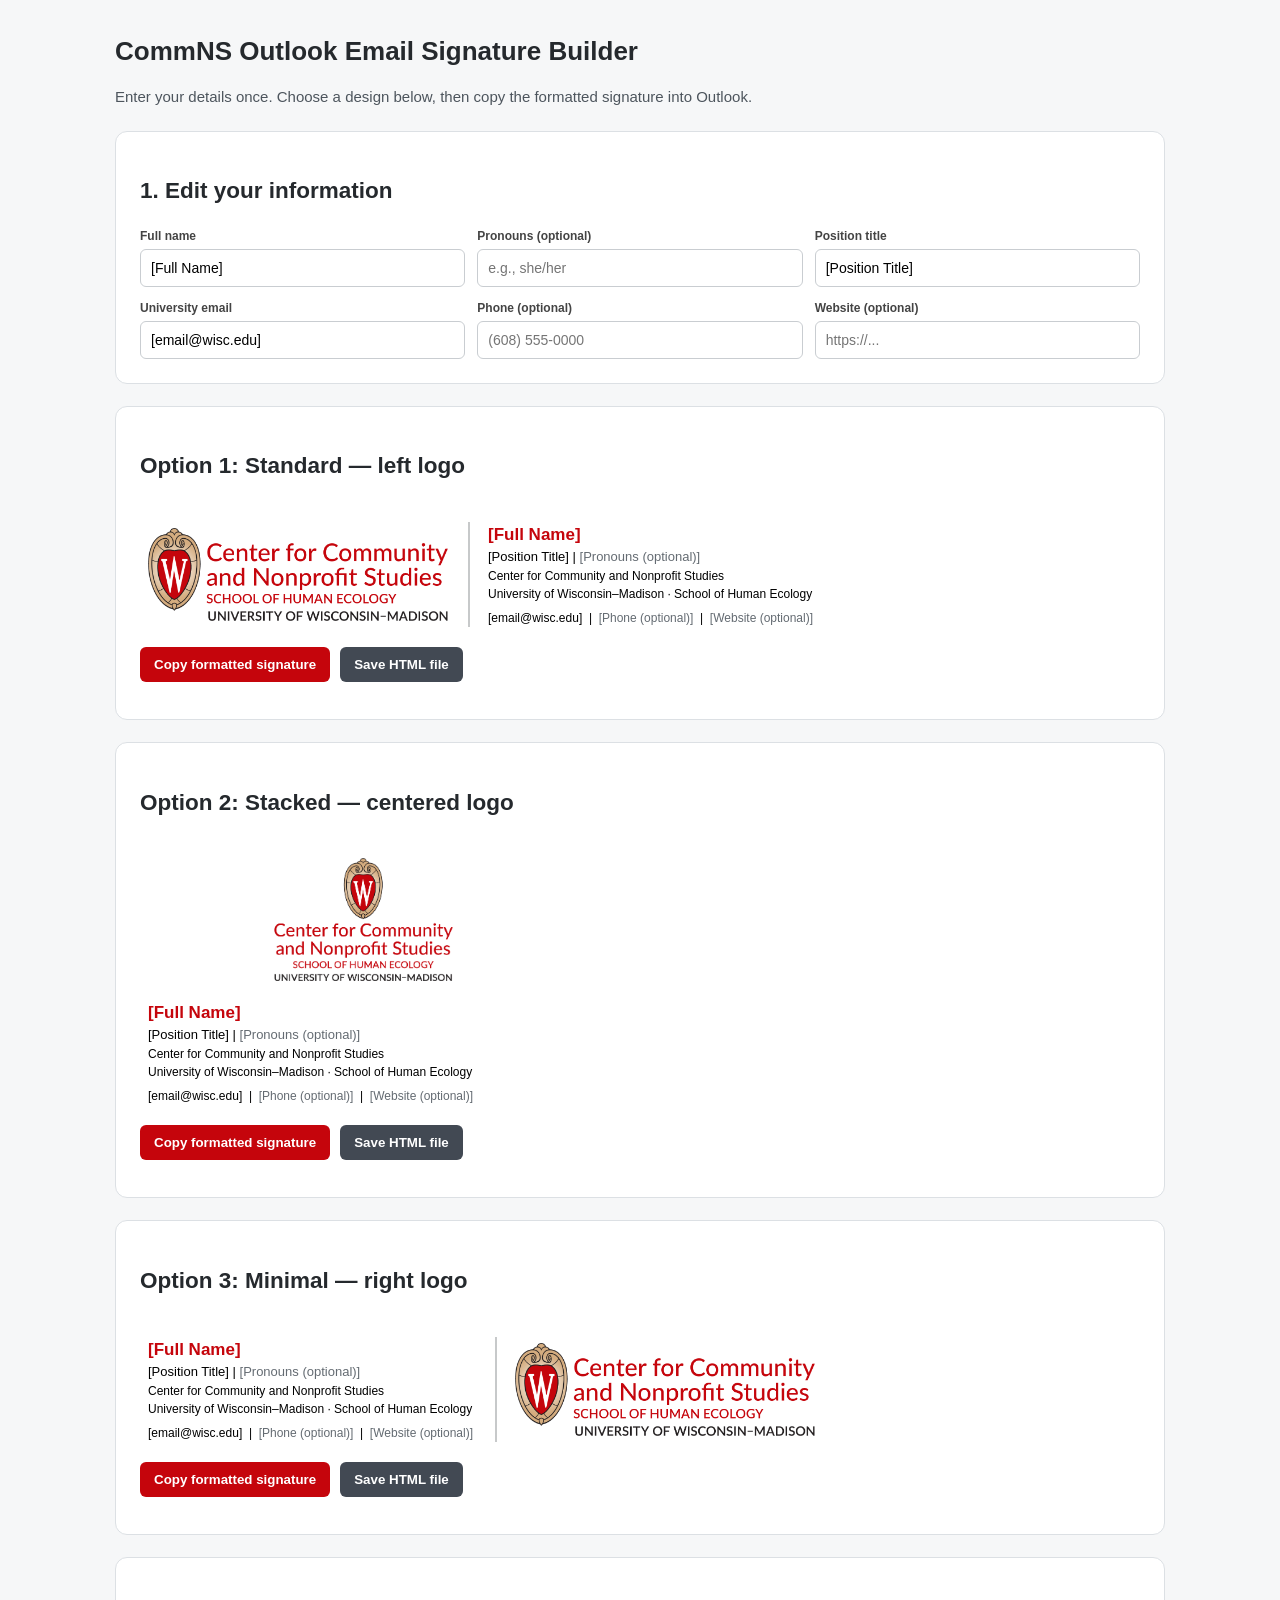
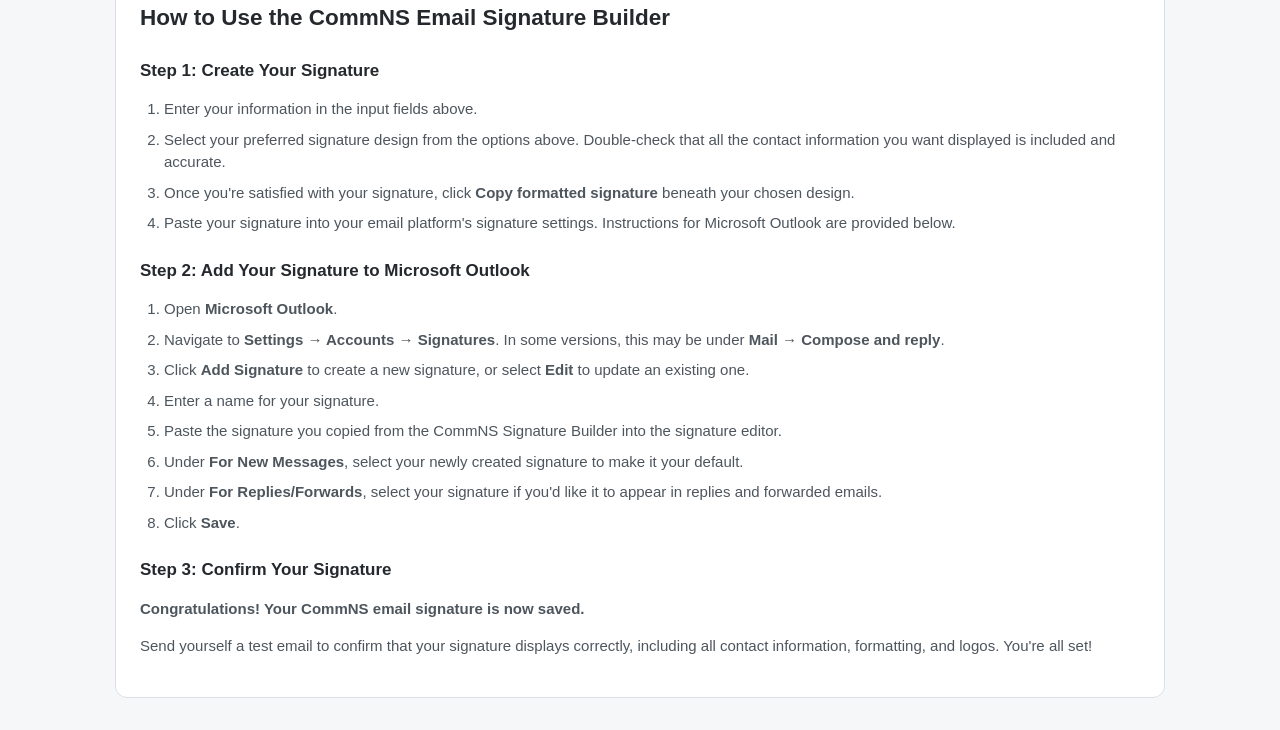
<file: index.html>
<!doctype html><html lang="en"><head><meta charset="utf-8"><meta name="viewport" content="width=device-width, initial-scale=1"><title>CommNS Outlook Signature Builder</title><link rel="stylesheet" href="css/styles.css"></head><body><main><h1>CommNS Outlook Email Signature Builder</h1><p>Enter your details once. Choose a design below, then copy the formatted signature into Outlook.</p><section class="panel"><h2>1. Edit your information</h2><div class="inputs">
<label>Full name<input id="name" value="[Full Name]"></label><label>Pronouns (optional)<input id="pronouns" placeholder="e.g., she/her"></label><label>Position title<input id="title" value="[Position Title]"></label>
<label>University email<input id="email" value="[email@wisc.edu]"></label><label>Phone (optional)<input id="phone" placeholder="(608) 555-0000"></label><label>Website (optional)<input id="website" placeholder="https://..."></label></div></section>
<div id="designs"></div><section class="panel" id="instructions" aria-labelledby="instructions-title">
<h2 id="instructions-title">How to Use the CommNS Email Signature Builder</h2>
<h3>Step 1: Create Your Signature</h3>
<ol>
  <li>Enter your information in the input fields above.</li>
  <li>Select your preferred signature design from the options above. Double-check that all the contact information you want displayed is included and accurate.</li>
  <li>Once you're satisfied with your signature, click <strong>Copy formatted signature</strong> beneath your chosen design.</li>
  <li>Paste your signature into your email platform's signature settings. Instructions for Microsoft Outlook are provided below.</li>
</ol>
<h3>Step 2: Add Your Signature to Microsoft Outlook</h3>
<ol>
  <li>Open <strong>Microsoft Outlook</strong>.</li>
  <li>Navigate to <strong>Settings → Accounts → Signatures</strong>. In some versions, this may be under <strong>Mail → Compose and reply</strong>.</li>
  <li>Click <strong>Add Signature</strong> to create a new signature, or select <strong>Edit</strong> to update an existing one.</li>
  <li>Enter a name for your signature.</li>
  <li>Paste the signature you copied from the CommNS Signature Builder into the signature editor.</li>
  <li>Under <strong>For New Messages</strong>, select your newly created signature to make it your default.</li>
  <li>Under <strong>For Replies/Forwards</strong>, select your signature if you'd like it to appear in replies and forwarded emails.</li>
  <li>Click <strong>Save</strong>.</li>
</ol>
<h3>Step 3: Confirm Your Signature</h3>
<p><strong>Congratulations! Your CommNS email signature is now saved.</strong></p>
<p>Send yourself a test email to confirm that your signature displays correctly, including all contact information, formatting, and logos. You're all set!</p>
</section></main><script src="js/script.js?v=20261026-5" defer></script></body></html>
</file>
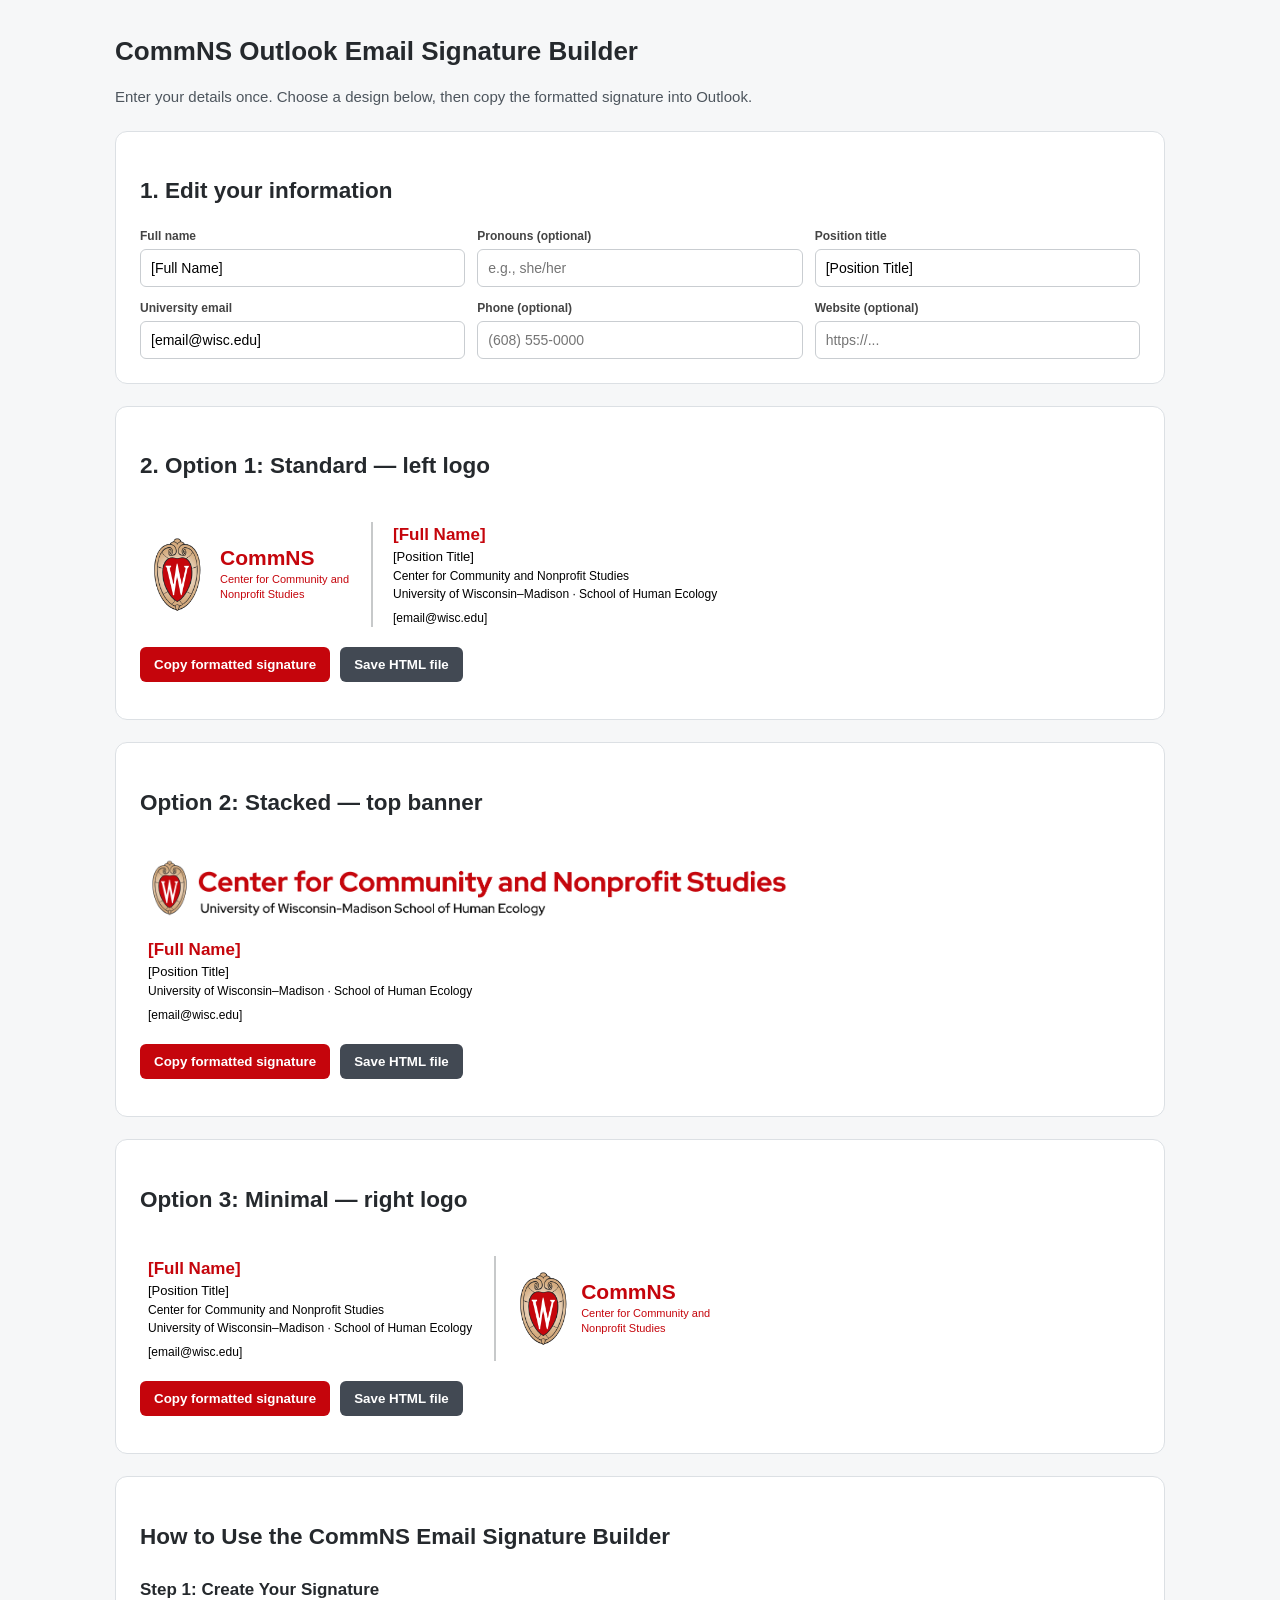
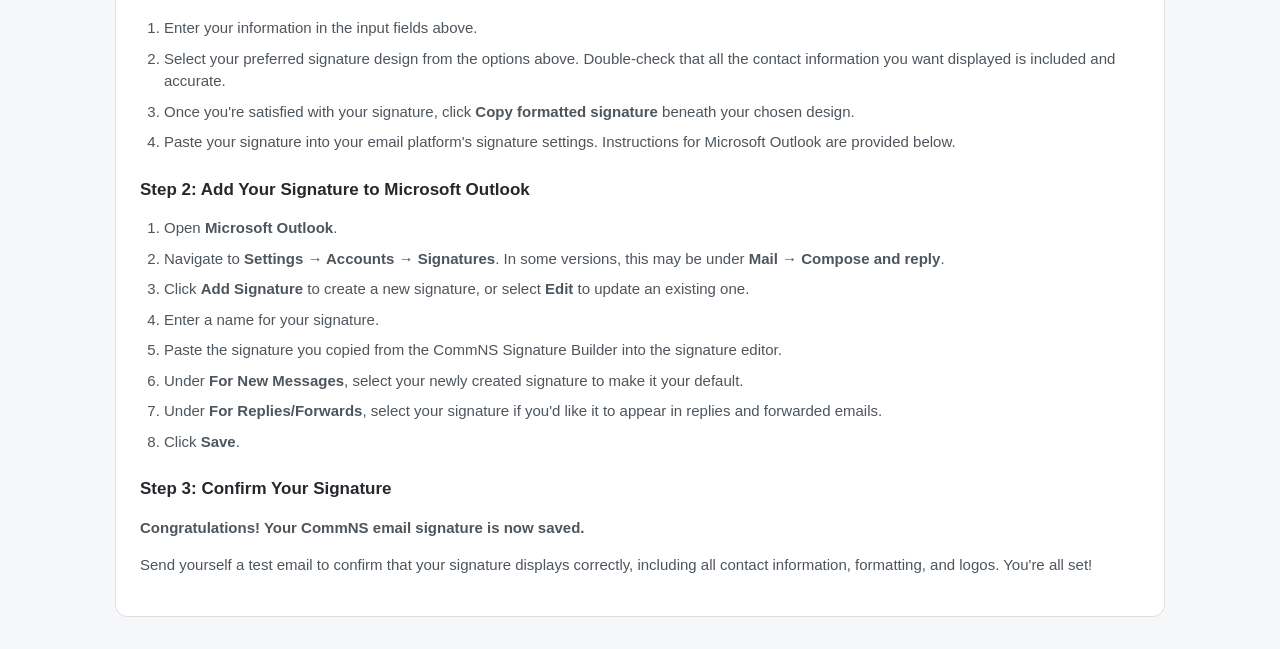
<file: index (1).html>
<!doctype html><html lang="en"><head><meta charset="utf-8"><meta name="viewport" content="width=device-width, initial-scale=1"><title>CommNS Outlook Signature Builder</title><style>
body{font:15px/1.5 Arial,sans-serif;color:#25292d;background:#f6f7f8;margin:0}main{max-width:1050px;margin:32px auto;padding:0 20px}h1{font-size:26px;margin-bottom:3px}p{color:#4d555d}.panel{background:white;border:1px solid #dce0e4;border-radius:12px;padding:24px;margin:22px 0} .inputs{display:grid;grid-template-columns:repeat(3,minmax(0,1fr));gap:12px}label{font-size:12px;font-weight:bold;display:block;color:#444}input{font:14px Arial;width:100%;box-sizing:border-box;padding:10px;border:1px solid #c9cdd1;border-radius:6px;margin-top:4px}.preview{padding:20px 8px;overflow:auto}.actions{display:flex;gap:10px;flex-wrap:wrap}button{background:#c5050c;color:#fff;border:0;border-radius:6px;padding:10px 14px;font-weight:bold;cursor:pointer}.secondary{background:#424953}.note{font-size:13px;color:#60666e}code{font-size:12px}#instructions h3{font-size:17px;margin:23px 0 8px}#instructions ol{padding-left:24px;color:#4d555d}#instructions li{margin:8px 0} @media(max-width:680px){.inputs{grid-template-columns:1fr}.panel{padding:16px}}</style></head><body><main><h1>CommNS Outlook Email Signature Builder</h1><p>Enter your details once. Choose a design below, then copy the formatted signature into Outlook.</p><section class="panel"><h2>1. Edit your information</h2><div class="inputs">
<label>Full name<input id="name" value="[Full Name]"></label><label>Pronouns (optional)<input id="pronouns" placeholder="e.g., she/her"></label><label>Position title<input id="title" value="[Position Title]"></label>
<label>University email<input id="email" value="[email@wisc.edu]"></label><label>Phone (optional)<input id="phone" placeholder="(608) 555-0000"></label><label>Website (optional)<input id="website" placeholder="https://..."></label></div></section>
<div id="designs"></div><section class="panel" id="instructions" aria-labelledby="instructions-title">
<h2 id="instructions-title">How to Use the CommNS Email Signature Builder</h2>
<h3>Step 1: Create Your Signature</h3>
<ol>
  <li>Enter your information in the input fields above.</li>
  <li>Select your preferred signature design from the options above. Double-check that all the contact information you want displayed is included and accurate.</li>
  <li>Once you're satisfied with your signature, click <strong>Copy formatted signature</strong> beneath your chosen design.</li>
  <li>Paste your signature into your email platform's signature settings. Instructions for Microsoft Outlook are provided below.</li>
</ol>
<h3>Step 2: Add Your Signature to Microsoft Outlook</h3>
<ol>
  <li>Open <strong>Microsoft Outlook</strong>.</li>
  <li>Navigate to <strong>Settings → Accounts → Signatures</strong>. In some versions, this may be under <strong>Mail → Compose and reply</strong>.</li>
  <li>Click <strong>Add Signature</strong> to create a new signature, or select <strong>Edit</strong> to update an existing one.</li>
  <li>Enter a name for your signature.</li>
  <li>Paste the signature you copied from the CommNS Signature Builder into the signature editor.</li>
  <li>Under <strong>For New Messages</strong>, select your newly created signature to make it your default.</li>
  <li>Under <strong>For Replies/Forwards</strong>, select your signature if you'd like it to appear in replies and forwarded emails.</li>
  <li>Click <strong>Save</strong>.</li>
</ol>
<h3>Step 3: Confirm Your Signature</h3>
<p><strong>Congratulations! Your CommNS email signature is now saved.</strong></p>
<p>Send yourself a test email to confirm that your signature displays correctly, including all contact information, formatting, and logos. You're all set!</p>
</section></main><script>
const crest=new URL('assets/crest.png', document.baseURI).href,banner=new URL('assets/banner.png', document.baseURI).href;
const esc=s=>s.replaceAll('&','&amp;').replaceAll('<','&lt;').replaceAll('>','&gt;').replaceAll('"','&quot;');
const get=id=>document.getElementById(id).value.trim();
function values(){return Object.fromEntries(['name','pronouns','title','email','phone','website'].map(x=>[x,esc(get(x))]));}
function markup(i){let x=values(),c='#c5050c';let pr=x.pronouns?' | '+x.pronouns:'';
let parts=[x.email,x.phone,x.website].filter(Boolean).join(' &nbsp;|&nbsp; ');
let contact=`<div style="font:12px/1.55 Arial,sans-serif;color:#000000;padding-top:6px">${parts}</div>`;
let who=`<div style="font:bold 17px/1.5 Arial,sans-serif;color:${c}">${x.name}</div><div style="font:13px/1.5 Arial,sans-serif;color:#000000">${x.title}${pr}</div>`;
let org=`<div style="font:12px/1.5 Arial,sans-serif;color:#000000">Center for Community and Nonprofit Studies</div><div style="font:12px/1.5 Arial,sans-serif;color:#000000">University of Wisconsin–Madison · School of Human Ecology</div>`;
let img=`<img src="${crest}" width="58" height="85" alt="UW-Madison Logo" style="width:58px;height:85px;vertical-align:middle;border:0">`;
let logo=`<span style="font:bold 21px Arial,sans-serif;color:${c}">CommNS</span><div style="font:11px/1.4 Arial,sans-serif;color:${c}">Center for Community and<br>Nonprofit Studies</div>`;
let out;
if(i===1)out=`<table role="presentation" cellpadding="0" cellspacing="0" border="0" style="font-family:Arial,sans-serif;border-collapse:collapse"><tr><td style="vertical-align:middle;padding-right:14px">${img}</td><td style="vertical-align:middle;padding-right:22px">${logo}</td><td style="border-left:2px solid #c7c9ca;padding-left:20px;vertical-align:middle">${who}${org}${contact}</td></tr></table>`;
if(i===2)out=`<table role="presentation" cellpadding="0" cellspacing="0" border="0" style="font-family:Arial,sans-serif;border-collapse:collapse"><tr><td><img src="${banner}" alt="Center for Community and Nonprofit Studies · UW–Madison School of Human Ecology" width="640" style="display:block;width:640px;max-width:100%;height:auto;border:0;margin-bottom:9px"></td></tr><tr><td style="padding-top:10px">${who}<div style="font:12px/1.5 Arial,sans-serif;color:#000000">University of Wisconsin–Madison · School of Human Ecology</div>${contact}</td></tr></table>`;
if(i===3)out=`<table role="presentation" cellpadding="0" cellspacing="0" border="0" style="font-family:Arial,sans-serif;border-collapse:collapse"><tr><td style="vertical-align:middle;padding-right:22px">${who}${org}${contact}</td><td style="vertical-align:middle;border-left:2px solid #c7c9ca;padding-left:18px">${img}</td><td style="vertical-align:middle;padding-left:9px">${logo}</td></tr></table>`;
return out}
const titles=['Standard — left logo','Stacked — top banner','Minimal — right logo'];
document.getElementById('designs').innerHTML=titles.map((title,k)=>`<section class="panel"><h2>${k+1===1?'2. ':''}Option ${k+1}: ${title}</h2><div class="preview" id="preview${k+1}"></div><div class="actions"><button onclick="copySig(${k+1})">Copy formatted signature</button><button class="secondary" onclick="downloadSig(${k+1})">Save HTML file</button></div><p class="note" id="msg${k+1}"></p></section>`).join('');
function redraw(){for(let i=1;i<=3;i++)document.getElementById('preview'+i).innerHTML=markup(i)}document.querySelectorAll('input').forEach(e=>e.addEventListener('input',redraw));redraw();
async function copySig(i){let h=markup(i);let msg=document.getElementById('msg'+i);try{await navigator.clipboard.write([new ClipboardItem({'text/html':new Blob([h],{type:'text/html'}),'text/plain':new Blob([document.getElementById('preview'+i).innerText],{type:'text/plain'})})]);msg.textContent='Copied. Paste into Outlook and send yourself a test email.'}catch(e){msg.textContent='Clipboard permissions blocked. Select the signature preview with your mouse, copy it (⌘C / Ctrl+C), and paste into Outlook, or use the editable Word file.'}}
function downloadSig(i){let body=`<!doctype html><html><head><meta charset="utf-8"></head><body>${markup(i)}</body></html>`;let a=document.createElement('a');a.href=URL.createObjectURL(new Blob([body],{type:'text/html'}));a.download=`CommNS_Signature_Option_${i}.html`;a.click();URL.revokeObjectURL(a.href)}
</script></body></html>
</file>
<file: css/styles.css>
body{font:15px/1.5 Arial,sans-serif;color:#25292d;background:#f6f7f8;margin:0}main{max-width:1050px;margin:32px auto;padding:0 20px}h1{font-size:26px;margin-bottom:3px}p{color:#4d555d}.panel{background:white;border:1px solid #dce0e4;border-radius:12px;padding:24px;margin:22px 0} .inputs{display:grid;grid-template-columns:repeat(3,minmax(0,1fr));gap:12px}label{font-size:12px;font-weight:bold;display:block;color:#444}input{font:14px Arial;width:100%;box-sizing:border-box;padding:10px;border:1px solid #c9cdd1;border-radius:6px;margin-top:4px}.preview{padding:20px 8px;overflow:auto}.actions{display:flex;gap:10px;flex-wrap:wrap}button{background:#c5050c;color:#fff;border:0;border-radius:6px;padding:10px 14px;font-weight:bold;cursor:pointer}.secondary{background:#424953}.note{font-size:13px;color:#60666e}code{font-size:12px}#instructions h3{font-size:17px;margin:23px 0 8px}#instructions ol{padding-left:24px;color:#4d555d}#instructions li{margin:8px 0} @media(max-width:680px){.inputs{grid-template-columns:1fr}.panel{padding:16px}}
</file>
